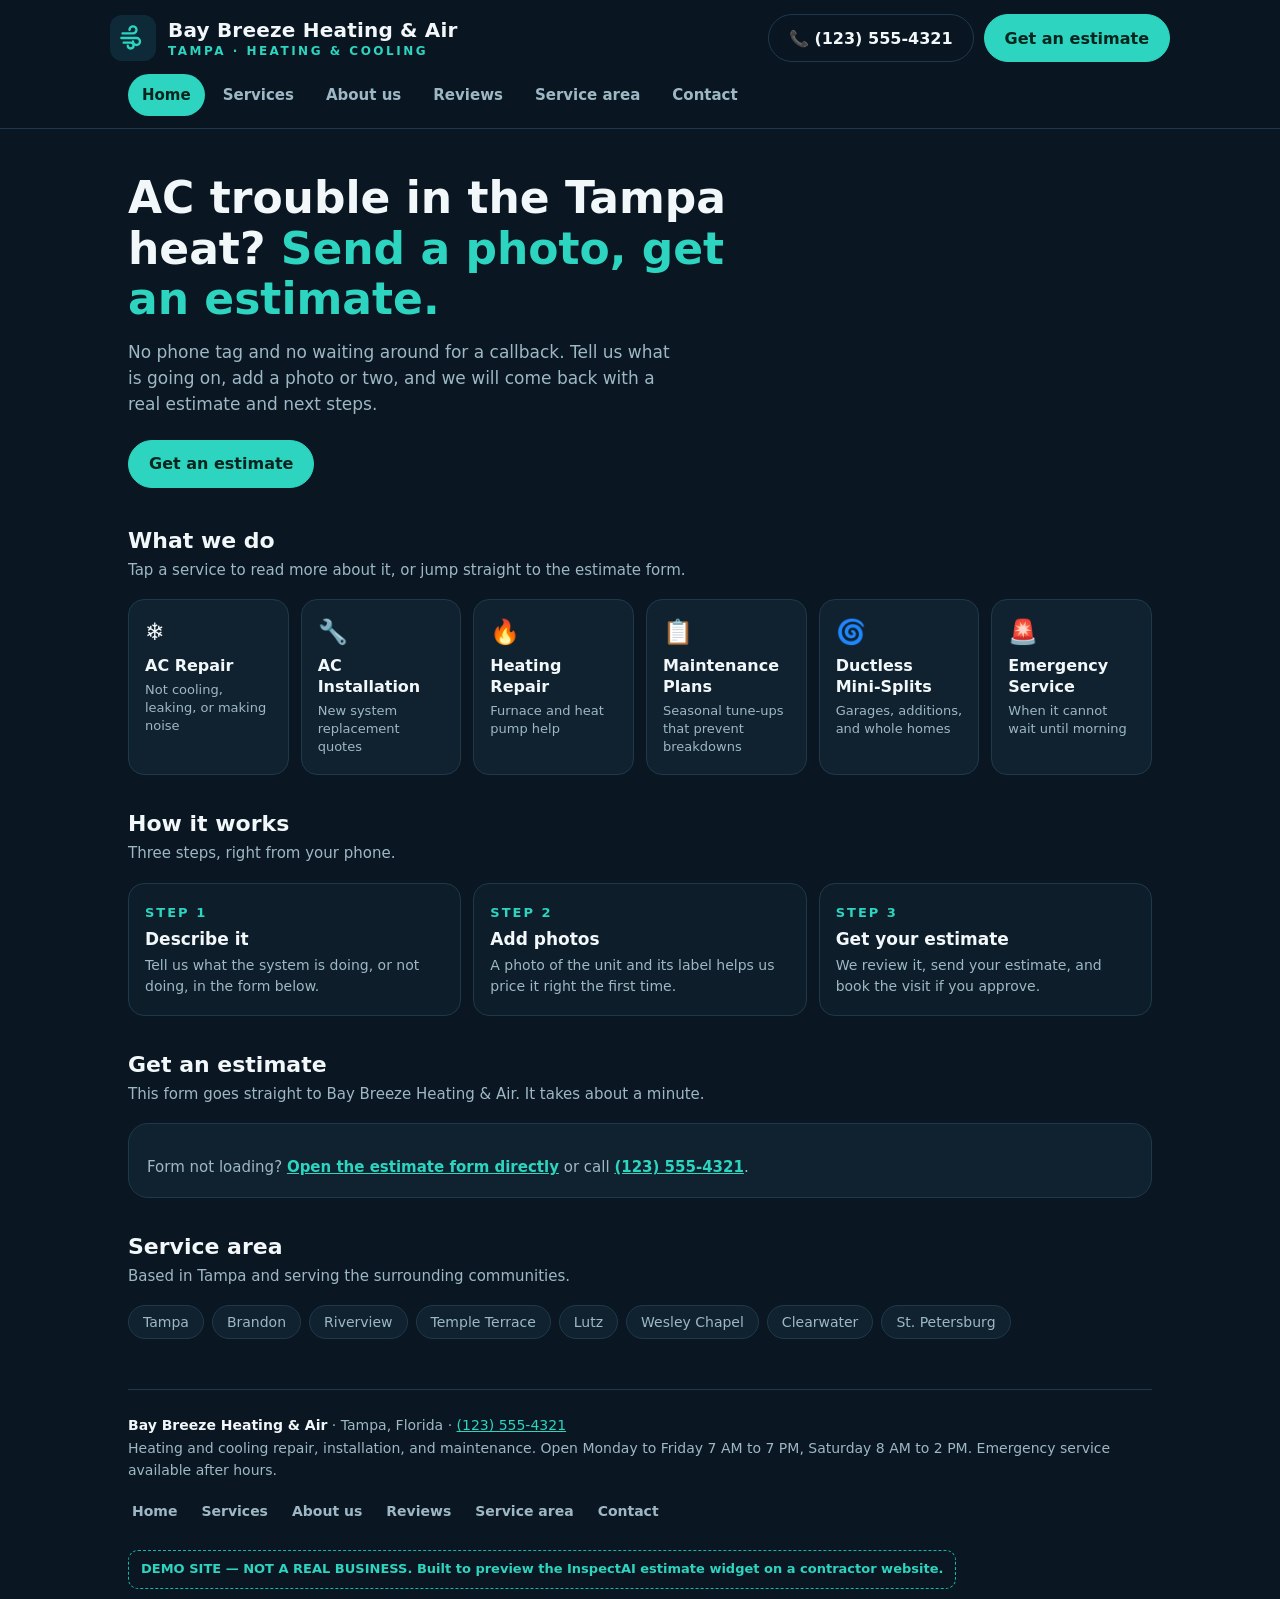
<file: index.html>
<!DOCTYPE html>
<html lang="en">
<head>
<meta charset="UTF-8">
<meta name="viewport" content="width=device-width, initial-scale=1.0">
<meta name="robots" content="noindex, nofollow">
<title>Bay Breeze Heating &amp; Air — Tampa Heating &amp; Cooling</title>
<link rel="icon" type="image/svg+xml" href="favicon.svg">
<link rel="stylesheet" href="styles.css">
</head>
<body>

<header class="site">
  <div class="wrap site-inner">
    <a class="brand" href="index.html">
      <div class="brand-mark" aria-hidden="true">
        <svg width="28" height="28" viewBox="0 0 24 24" fill="none" stroke="#2dd4bf" stroke-width="2" stroke-linecap="round"><path d="M3 8h9a3 3 0 1 0-3-3"/><path d="M2 12h13a3 3 0 1 1-3 3"/><path d="M4 16h6a2.5 2.5 0 1 1-2.5 2.5"/></svg>
      </div>
      <div>
        <h1>Bay Breeze Heating &amp; Air</h1>
        <p>TAMPA &middot; HEATING &amp; COOLING</p>
      </div>
    </a>
    <div class="actions">
      <a class="btn btn-call" href="tel:+11235554321">&#128222; (123) 555-4321</a>
      <a class="btn btn-est" href="#estimate">Get an estimate</a>
    </div>
  </div>
  <div class="wrap">
    <nav class="mainnav" aria-label="Main">
      <a href="index.html" aria-current="page">Home</a>
      <a href="services.html">Services</a>
      <a href="about.html">About us</a>
      <a href="reviews.html">Reviews</a>
      <a href="service-area.html">Service area</a>
      <a href="contact.html">Contact</a>
    </nav>
  </div>
</header>

<main class="wrap">

  <div class="hero">
    <h2>AC trouble in the Tampa heat? <span>Send a photo, get an estimate.</span></h2>
    <p>No phone tag and no waiting around for a callback. Tell us what is going on, add a photo or two, and we will come back with a real estimate and next steps.</p>
    <a class="btn btn-est" href="#estimate">Get an estimate</a>
  </div>

  <section aria-labelledby="services-title">
    <h3 class="sec-title" id="services-title">What we do</h3>
    <p class="sec-sub">Tap a service to read more about it, or jump straight to the estimate form.</p>
    <div class="grid">
      <a class="card" href="services.html#ac-repair"><span class="ic">&#10052;&#65038;</span><strong>AC Repair</strong><small>Not cooling, leaking, or making noise</small></a>
      <a class="card" href="services.html#ac-installation"><span class="ic">&#128295;</span><strong>AC Installation</strong><small>New system replacement quotes</small></a>
      <a class="card" href="services.html#heating"><span class="ic">&#128293;</span><strong>Heating Repair</strong><small>Furnace and heat pump help</small></a>
      <a class="card" href="services.html#maintenance"><span class="ic">&#128203;</span><strong>Maintenance Plans</strong><small>Seasonal tune-ups that prevent breakdowns</small></a>
      <a class="card" href="services.html#mini-splits"><span class="ic">&#127744;</span><strong>Ductless Mini-Splits</strong><small>Garages, additions, and whole homes</small></a>
      <a class="card" href="services.html#emergency"><span class="ic">&#128680;</span><strong>Emergency Service</strong><small>When it cannot wait until morning</small></a>
    </div>
  </section>

  <section aria-labelledby="how-title">
    <h3 class="sec-title" id="how-title">How it works</h3>
    <p class="sec-sub">Three steps, right from your phone.</p>
    <div class="steps">
      <div class="step"><b>STEP 1</b><strong>Describe it</strong><p>Tell us what the system is doing, or not doing, in the form below.</p></div>
      <div class="step"><b>STEP 2</b><strong>Add photos</strong><p>A photo of the unit and its label helps us price it right the first time.</p></div>
      <div class="step"><b>STEP 3</b><strong>Get your estimate</strong><p>We review it, send your estimate, and book the visit if you approve.</p></div>
    </div>
  </section>

  <section id="estimate" aria-labelledby="estimate-title">
    <h3 class="sec-title" id="estimate-title">Get an estimate</h3>
    <p class="sec-sub">This form goes straight to Bay Breeze Heating &amp; Air. It takes about a minute.</p>
    <div class="estimate-box">
      <script src="https://goinspectai.com/inspectai-widget.js" data-tenant="bay-breeze-heating-air-92e1407" data-variant="blend" async></script>
      <p class="fallback">Form not loading? <a href="https://goinspectai.com/estimate/bay-breeze-heating-air-92e1407">Open the estimate form directly</a> or call <a href="tel:+11235554321">(123) 555-4321</a>.</p>
    </div>
  </section>

  <section aria-labelledby="area-title">
    <h3 class="sec-title" id="area-title">Service area</h3>
    <p class="sec-sub">Based in Tampa and serving the surrounding communities.</p>
    <div class="chips">
      <span class="chip">Tampa</span><span class="chip">Brandon</span><span class="chip">Riverview</span><span class="chip">Temple Terrace</span><span class="chip">Lutz</span><span class="chip">Wesley Chapel</span><span class="chip">Clearwater</span><span class="chip">St. Petersburg</span>
    </div>
  </section>

  <footer>
    <p><strong style="color:var(--text)">Bay Breeze Heating &amp; Air</strong> &middot; Tampa, Florida &middot; <a href="tel:+11235554321" style="color:var(--teal)">(123) 555-4321</a></p>
    <p>Heating and cooling repair, installation, and maintenance. Open Monday to Friday 7 AM to 7 PM, Saturday 8 AM to 2 PM. Emergency service available after hours.</p>
    <nav aria-label="Footer">
      <a href="index.html">Home</a><a href="services.html">Services</a><a href="about.html">About us</a><a href="reviews.html">Reviews</a><a href="service-area.html">Service area</a><a href="contact.html">Contact</a>
    </nav>
    <span class="demo">DEMO SITE — NOT A REAL BUSINESS. Built to preview the InspectAI estimate widget on a contractor website.</span>
  </footer>

</main>

<div class="stickybar">
  <a class="btn btn-call" href="tel:+11235554321">&#128222; Call now</a>
  <a class="btn btn-est" href="#estimate">Get an estimate</a>
</div>

<script src="https://goinspectai.com/scout-embed.js" data-scout-site="bay-breeze-heating-air-92e1407" async></script>

</body>
</html>
</file>
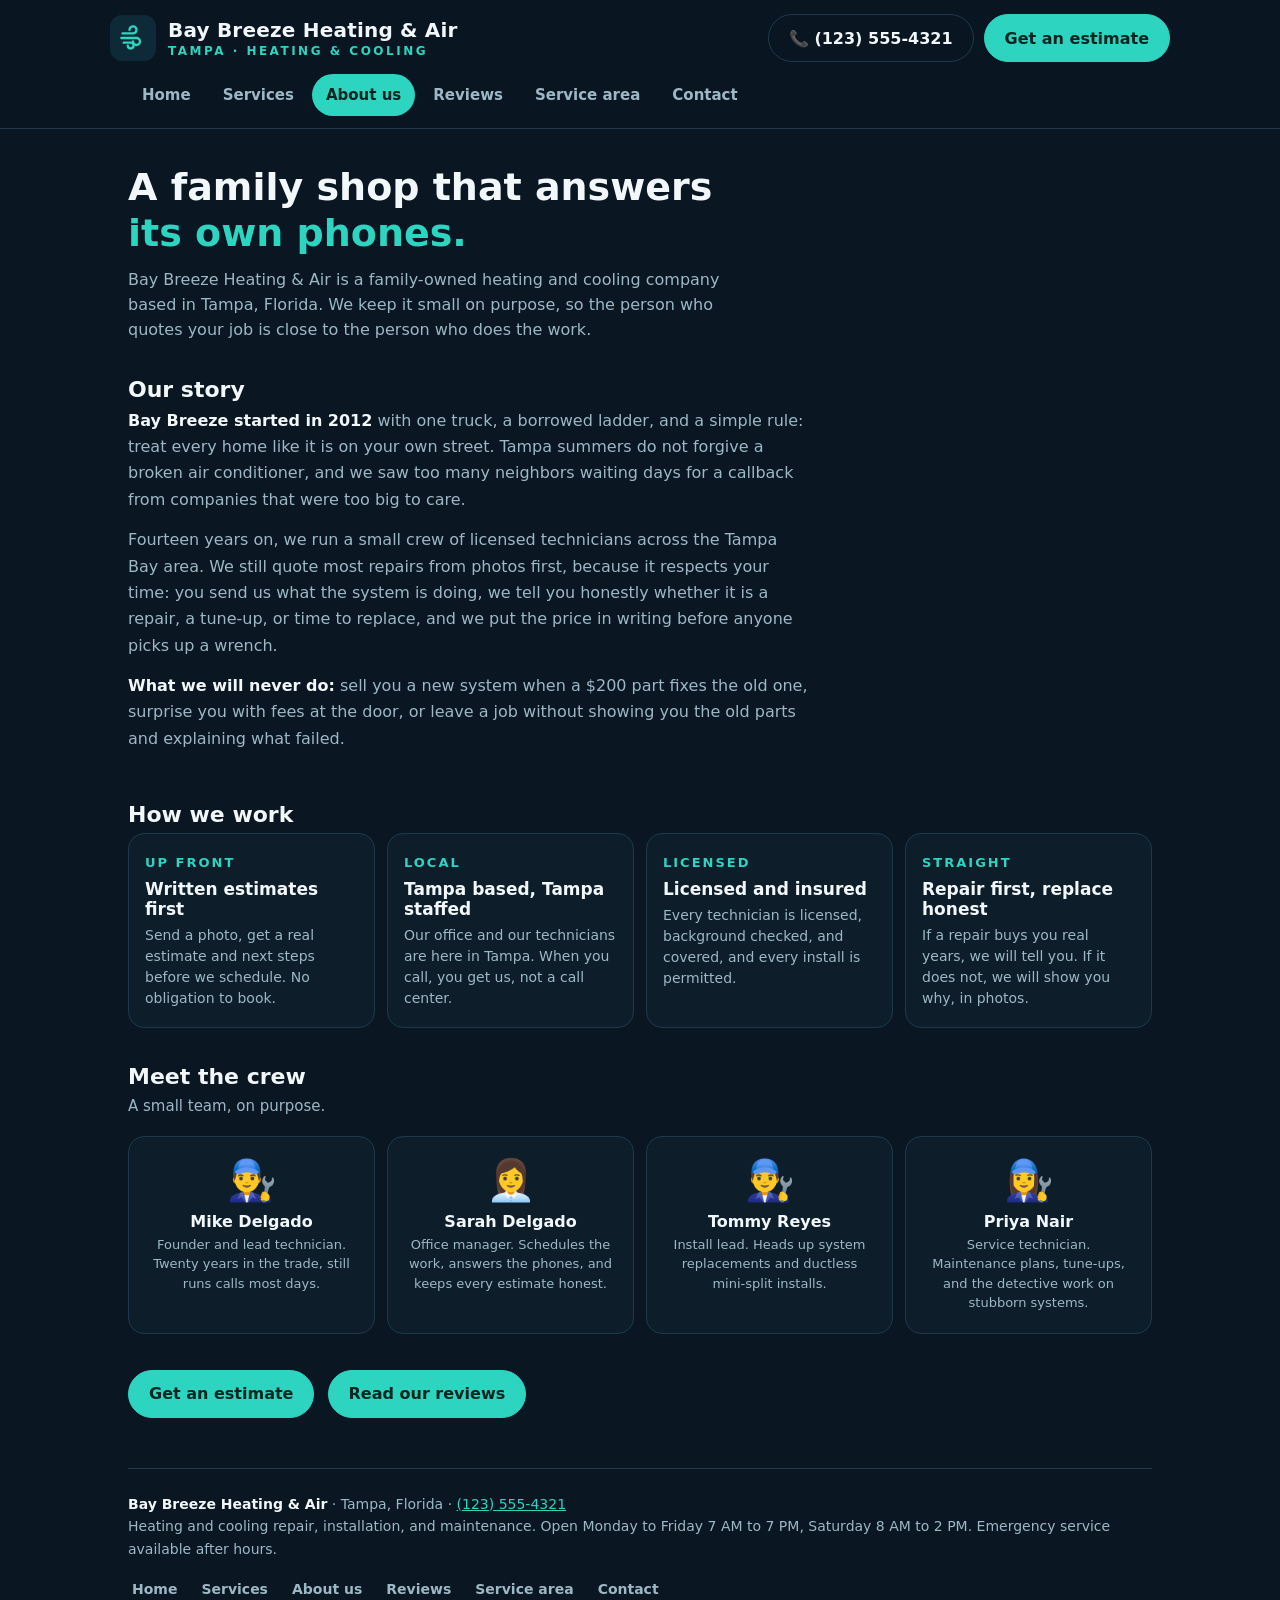
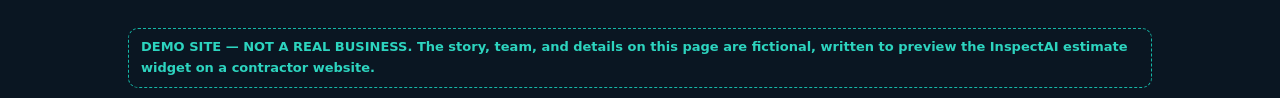
<file: about.html>
<!DOCTYPE html>
<html lang="en">
<head>
<meta charset="UTF-8">
<meta name="viewport" content="width=device-width, initial-scale=1.0">
<meta name="robots" content="noindex, nofollow">
<title>About Us — Bay Breeze Heating &amp; Air</title>
<link rel="icon" type="image/svg+xml" href="favicon.svg">
<link rel="stylesheet" href="styles.css">
</head>
<body>

<header class="site">
  <div class="wrap site-inner">
    <a class="brand" href="index.html">
      <div class="brand-mark" aria-hidden="true">
        <svg width="28" height="28" viewBox="0 0 24 24" fill="none" stroke="#2dd4bf" stroke-width="2" stroke-linecap="round"><path d="M3 8h9a3 3 0 1 0-3-3"/><path d="M2 12h13a3 3 0 1 1-3 3"/><path d="M4 16h6a2.5 2.5 0 1 1-2.5 2.5"/></svg>
      </div>
      <div>
        <h1>Bay Breeze Heating &amp; Air</h1>
        <p>TAMPA &middot; HEATING &amp; COOLING</p>
      </div>
    </a>
    <div class="actions">
      <a class="btn btn-call" href="tel:+11235554321">&#128222; (123) 555-4321</a>
      <a class="btn btn-est" href="index.html#estimate">Get an estimate</a>
    </div>
  </div>
  <div class="wrap">
    <nav class="mainnav" aria-label="Main">
      <a href="index.html">Home</a>
      <a href="services.html">Services</a>
      <a href="about.html" aria-current="page">About us</a>
      <a href="reviews.html">Reviews</a>
      <a href="service-area.html">Service area</a>
      <a href="contact.html">Contact</a>
    </nav>
  </div>
</header>

<main class="wrap">

  <div class="pagehead">
    <h2>A family shop that answers <span>its own phones.</span></h2>
    <p>Bay Breeze Heating &amp; Air is a family-owned heating and cooling company based in Tampa, Florida. We keep it small on purpose, so the person who quotes your job is close to the person who does the work.</p>
  </div>

  <section aria-labelledby="story-title">
    <h3 class="sec-title" id="story-title">Our story</h3>
    <div class="prose">
      <p><strong>Bay Breeze started in 2012</strong> with one truck, a borrowed ladder, and a simple rule: treat every home like it is on your own street. Tampa summers do not forgive a broken air conditioner, and we saw too many neighbors waiting days for a callback from companies that were too big to care.</p>
      <p>Fourteen years on, we run a small crew of licensed technicians across the Tampa Bay area. We still quote most repairs from photos first, because it respects your time: you send us what the system is doing, we tell you honestly whether it is a repair, a tune-up, or time to replace, and we put the price in writing before anyone picks up a wrench.</p>
      <p><strong>What we will never do:</strong> sell you a new system when a $200 part fixes the old one, surprise you with fees at the door, or leave a job without showing you the old parts and explaining what failed.</p>
    </div>
  </section>

  <section aria-labelledby="how-title">
    <h3 class="sec-title" id="how-title">How we work</h3>
    <div class="facts">
      <div class="fact"><b>UP FRONT</b><strong>Written estimates first</strong><p>Send a photo, get a real estimate and next steps before we schedule. No obligation to book.</p></div>
      <div class="fact"><b>LOCAL</b><strong>Tampa based, Tampa staffed</strong><p>Our office and our technicians are here in Tampa. When you call, you get us, not a call center.</p></div>
      <div class="fact"><b>LICENSED</b><strong>Licensed and insured</strong><p>Every technician is licensed, background checked, and covered, and every install is permitted.</p></div>
      <div class="fact"><b>STRAIGHT</b><strong>Repair first, replace honest</strong><p>If a repair buys you real years, we will tell you. If it does not, we will show you why, in photos.</p></div>
    </div>
  </section>

  <section aria-labelledby="team-title">
    <h3 class="sec-title" id="team-title">Meet the crew</h3>
    <p class="sec-sub">A small team, on purpose.</p>
    <div class="team">
      <div class="member"><span class="face">&#128104;&#8205;&#128295;</span><strong>Mike Delgado</strong><small>Founder and lead technician. Twenty years in the trade, still runs calls most days.</small></div>
      <div class="member"><span class="face">&#128105;&#8205;&#128188;</span><strong>Sarah Delgado</strong><small>Office manager. Schedules the work, answers the phones, and keeps every estimate honest.</small></div>
      <div class="member"><span class="face">&#128104;&#8205;&#128295;</span><strong>Tommy Reyes</strong><small>Install lead. Heads up system replacements and ductless mini-split installs.</small></div>
      <div class="member"><span class="face">&#128105;&#8205;&#128295;</span><strong>Priya Nair</strong><small>Service technician. Maintenance plans, tune-ups, and the detective work on stubborn systems.</small></div>
    </div>
  </section>

  <section>
    <a class="btn btn-est" href="index.html#estimate">Get an estimate</a>
    <a class="btn btn-est" href="reviews.html" style="margin-left:8px;">Read our reviews</a>
  </section>

  <footer>
    <p><strong style="color:var(--text)">Bay Breeze Heating &amp; Air</strong> &middot; Tampa, Florida &middot; <a href="tel:+11235554321" style="color:var(--teal)">(123) 555-4321</a></p>
    <p>Heating and cooling repair, installation, and maintenance. Open Monday to Friday 7 AM to 7 PM, Saturday 8 AM to 2 PM. Emergency service available after hours.</p>
    <nav aria-label="Footer">
      <a href="index.html">Home</a><a href="services.html">Services</a><a href="about.html">About us</a><a href="reviews.html">Reviews</a><a href="service-area.html">Service area</a><a href="contact.html">Contact</a>
    </nav>
    <span class="demo">DEMO SITE — NOT A REAL BUSINESS. The story, team, and details on this page are fictional, written to preview the InspectAI estimate widget on a contractor website.</span>
  </footer>

</main>

<div class="stickybar">
  <a class="btn btn-call" href="tel:+11235554321">&#128222; Call now</a>
  <a class="btn btn-est" href="index.html#estimate">Get an estimate</a>
</div>

<script src="https://goinspectai.com/scout-embed.js" data-scout-site="bay-breeze-heating-air-92e1407" async></script>

</body>
</html>
</file>
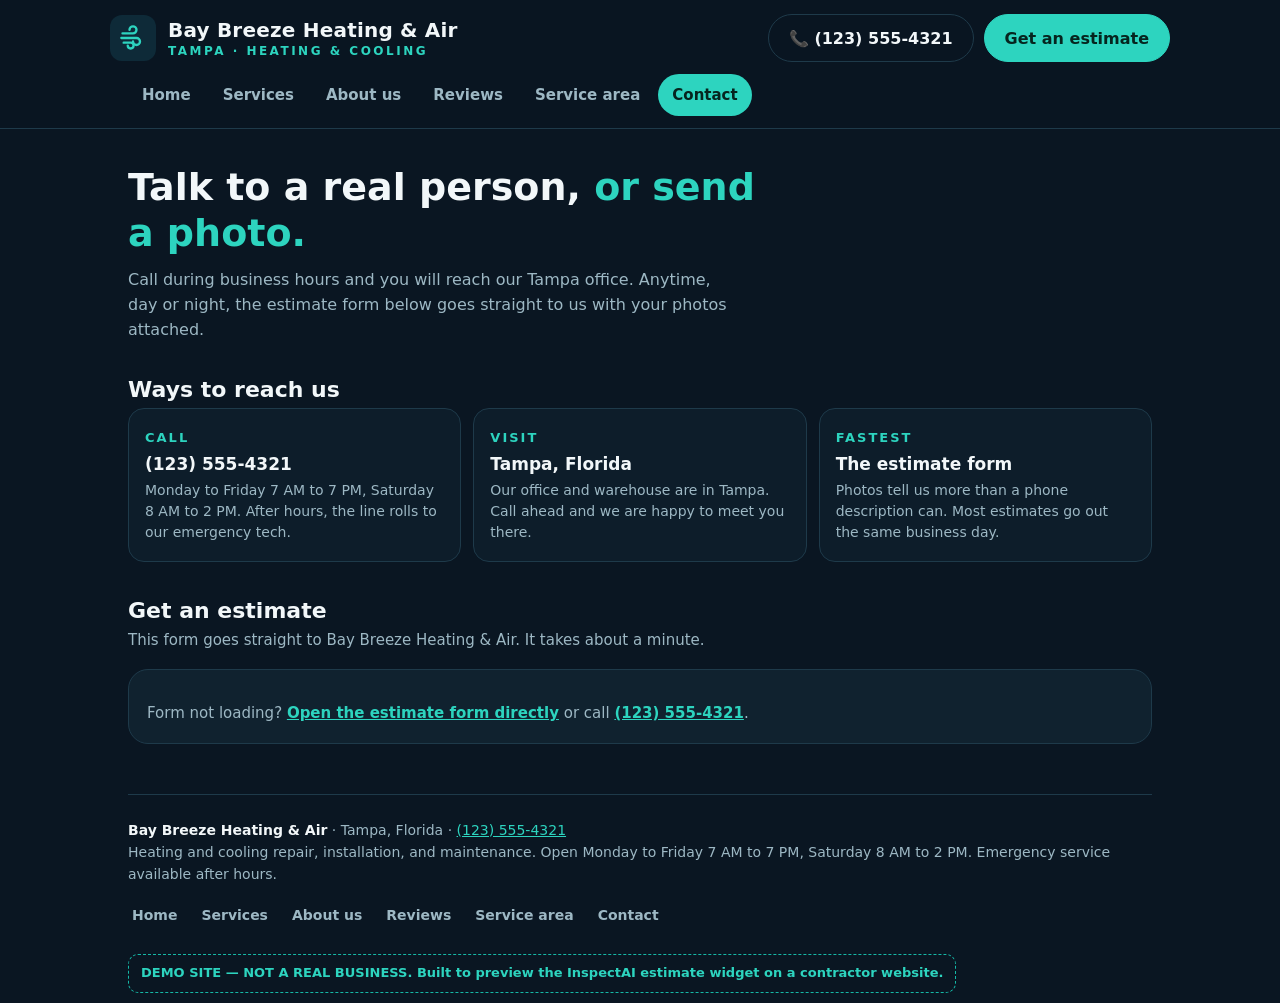
<file: contact.html>
<!DOCTYPE html>
<html lang="en">
<head>
<meta charset="UTF-8">
<meta name="viewport" content="width=device-width, initial-scale=1.0">
<meta name="robots" content="noindex, nofollow">
<title>Contact — Bay Breeze Heating &amp; Air</title>
<link rel="icon" type="image/svg+xml" href="favicon.svg">
<link rel="stylesheet" href="styles.css">
</head>
<body>

<header class="site">
  <div class="wrap site-inner">
    <a class="brand" href="index.html">
      <div class="brand-mark" aria-hidden="true">
        <svg width="28" height="28" viewBox="0 0 24 24" fill="none" stroke="#2dd4bf" stroke-width="2" stroke-linecap="round"><path d="M3 8h9a3 3 0 1 0-3-3"/><path d="M2 12h13a3 3 0 1 1-3 3"/><path d="M4 16h6a2.5 2.5 0 1 1-2.5 2.5"/></svg>
      </div>
      <div>
        <h1>Bay Breeze Heating &amp; Air</h1>
        <p>TAMPA &middot; HEATING &amp; COOLING</p>
      </div>
    </a>
    <div class="actions">
      <a class="btn btn-call" href="tel:+11235554321">&#128222; (123) 555-4321</a>
      <a class="btn btn-est" href="#estimate">Get an estimate</a>
    </div>
  </div>
  <div class="wrap">
    <nav class="mainnav" aria-label="Main">
      <a href="index.html">Home</a>
      <a href="services.html">Services</a>
      <a href="about.html">About us</a>
      <a href="reviews.html">Reviews</a>
      <a href="service-area.html">Service area</a>
      <a href="contact.html" aria-current="page">Contact</a>
    </nav>
  </div>
</header>

<main class="wrap">

  <div class="pagehead">
    <h2>Talk to a real person, <span>or send a photo.</span></h2>
    <p>Call during business hours and you will reach our Tampa office. Anytime, day or night, the estimate form below goes straight to us with your photos attached.</p>
  </div>

  <section aria-labelledby="reach-title">
    <h3 class="sec-title" id="reach-title">Ways to reach us</h3>
    <div class="facts">
      <div class="fact"><b>CALL</b><strong>(123) 555-4321</strong><p>Monday to Friday 7 AM to 7 PM, Saturday 8 AM to 2 PM. After hours, the line rolls to our emergency tech.</p></div>
      <div class="fact"><b>VISIT</b><strong>Tampa, Florida</strong><p>Our office and warehouse are in Tampa. Call ahead and we are happy to meet you there.</p></div>
      <div class="fact"><b>FASTEST</b><strong>The estimate form</strong><p>Photos tell us more than a phone description can. Most estimates go out the same business day.</p></div>
    </div>
  </section>

  <section id="estimate" aria-labelledby="estimate-title">
    <h3 class="sec-title" id="estimate-title">Get an estimate</h3>
    <p class="sec-sub">This form goes straight to Bay Breeze Heating &amp; Air. It takes about a minute.</p>
    <div class="estimate-box">
      <script src="https://goinspectai.com/inspectai-widget.js" data-tenant="bay-breeze-heating-air-92e1407" data-variant="blend" async></script>
      <p class="fallback">Form not loading? <a href="https://goinspectai.com/estimate/bay-breeze-heating-air-92e1407">Open the estimate form directly</a> or call <a href="tel:+11235554321">(123) 555-4321</a>.</p>
    </div>
  </section>

  <footer>
    <p><strong style="color:var(--text)">Bay Breeze Heating &amp; Air</strong> &middot; Tampa, Florida &middot; <a href="tel:+11235554321" style="color:var(--teal)">(123) 555-4321</a></p>
    <p>Heating and cooling repair, installation, and maintenance. Open Monday to Friday 7 AM to 7 PM, Saturday 8 AM to 2 PM. Emergency service available after hours.</p>
    <nav aria-label="Footer">
      <a href="index.html">Home</a><a href="services.html">Services</a><a href="about.html">About us</a><a href="reviews.html">Reviews</a><a href="service-area.html">Service area</a><a href="contact.html">Contact</a>
    </nav>
    <span class="demo">DEMO SITE — NOT A REAL BUSINESS. Built to preview the InspectAI estimate widget on a contractor website.</span>
  </footer>

</main>

<div class="stickybar">
  <a class="btn btn-call" href="tel:+11235554321">&#128222; Call now</a>
  <a class="btn btn-est" href="#estimate">Get an estimate</a>
</div>

<script src="https://goinspectai.com/scout-embed.js" data-scout-site="bay-breeze-heating-air-92e1407" async></script>

</body>
</html>
</file>
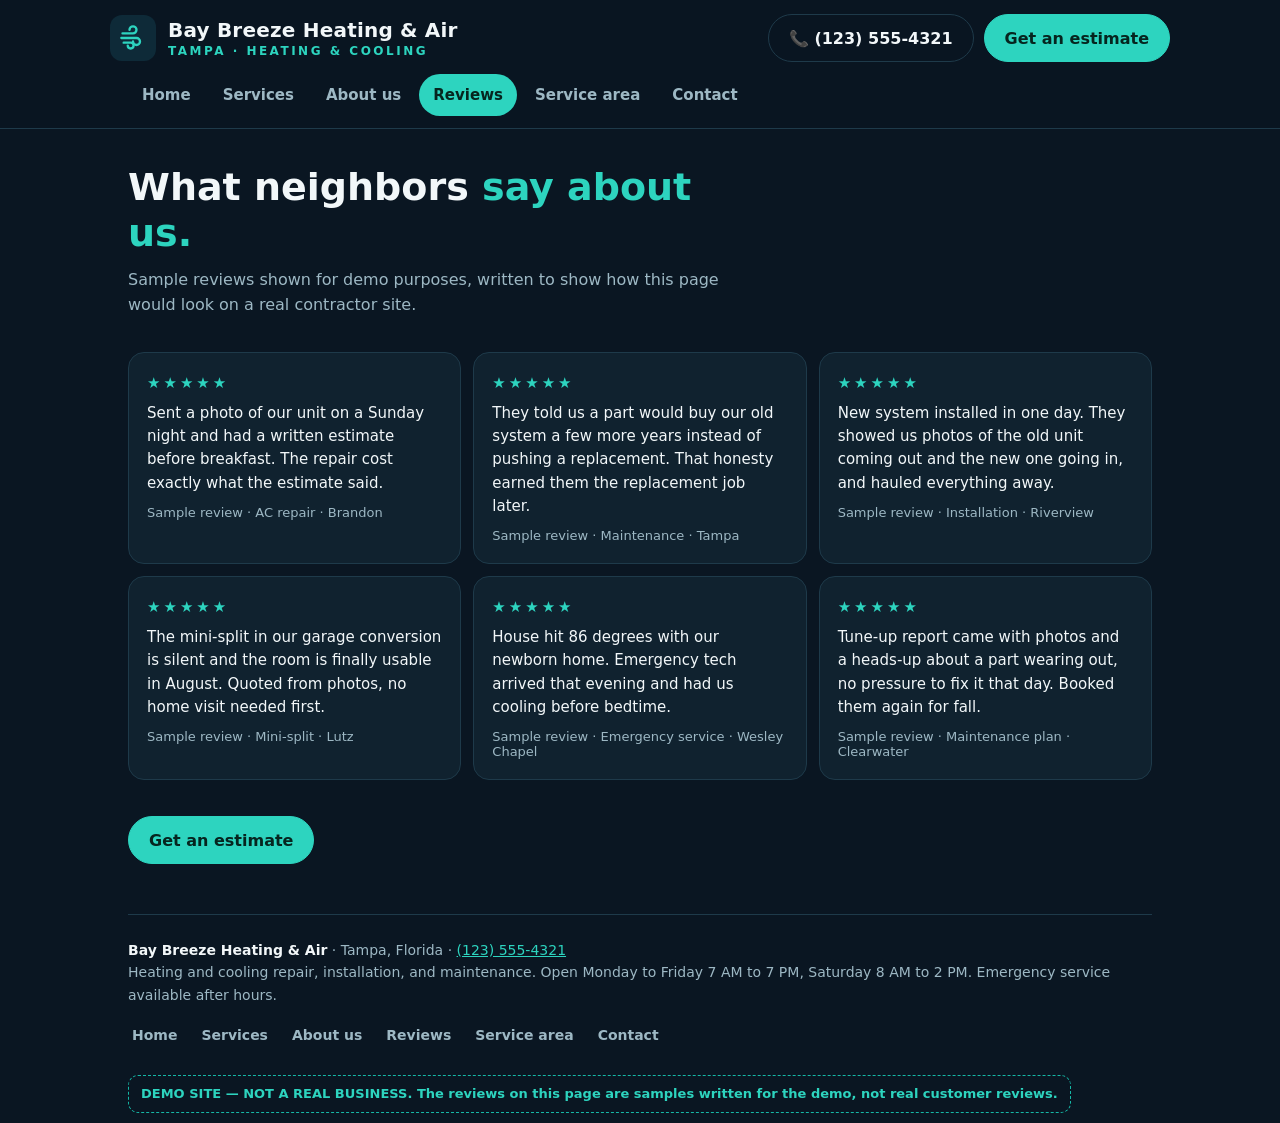
<file: reviews.html>
<!DOCTYPE html>
<html lang="en">
<head>
<meta charset="UTF-8">
<meta name="viewport" content="width=device-width, initial-scale=1.0">
<meta name="robots" content="noindex, nofollow">
<title>Reviews — Bay Breeze Heating &amp; Air</title>
<link rel="icon" type="image/svg+xml" href="favicon.svg">
<link rel="stylesheet" href="styles.css">
</head>
<body>

<header class="site">
  <div class="wrap site-inner">
    <a class="brand" href="index.html">
      <div class="brand-mark" aria-hidden="true">
        <svg width="28" height="28" viewBox="0 0 24 24" fill="none" stroke="#2dd4bf" stroke-width="2" stroke-linecap="round"><path d="M3 8h9a3 3 0 1 0-3-3"/><path d="M2 12h13a3 3 0 1 1-3 3"/><path d="M4 16h6a2.5 2.5 0 1 1-2.5 2.5"/></svg>
      </div>
      <div>
        <h1>Bay Breeze Heating &amp; Air</h1>
        <p>TAMPA &middot; HEATING &amp; COOLING</p>
      </div>
    </a>
    <div class="actions">
      <a class="btn btn-call" href="tel:+11235554321">&#128222; (123) 555-4321</a>
      <a class="btn btn-est" href="index.html#estimate">Get an estimate</a>
    </div>
  </div>
  <div class="wrap">
    <nav class="mainnav" aria-label="Main">
      <a href="index.html">Home</a>
      <a href="services.html">Services</a>
      <a href="about.html">About us</a>
      <a href="reviews.html" aria-current="page">Reviews</a>
      <a href="service-area.html">Service area</a>
      <a href="contact.html">Contact</a>
    </nav>
  </div>
</header>

<main class="wrap">

  <div class="pagehead">
    <h2>What neighbors <span>say about us.</span></h2>
    <p>Sample reviews shown for demo purposes, written to show how this page would look on a real contractor site.</p>
  </div>

  <section>
    <div class="reviews">
      <div class="review"><span class="stars">&#9733;&#9733;&#9733;&#9733;&#9733;</span><p>Sent a photo of our unit on a Sunday night and had a written estimate before breakfast. The repair cost exactly what the estimate said.</p><small>Sample review &middot; AC repair &middot; Brandon</small></div>
      <div class="review"><span class="stars">&#9733;&#9733;&#9733;&#9733;&#9733;</span><p>They told us a part would buy our old system a few more years instead of pushing a replacement. That honesty earned them the replacement job later.</p><small>Sample review &middot; Maintenance &middot; Tampa</small></div>
      <div class="review"><span class="stars">&#9733;&#9733;&#9733;&#9733;&#9733;</span><p>New system installed in one day. They showed us photos of the old unit coming out and the new one going in, and hauled everything away.</p><small>Sample review &middot; Installation &middot; Riverview</small></div>
      <div class="review"><span class="stars">&#9733;&#9733;&#9733;&#9733;&#9733;</span><p>The mini-split in our garage conversion is silent and the room is finally usable in August. Quoted from photos, no home visit needed first.</p><small>Sample review &middot; Mini-split &middot; Lutz</small></div>
      <div class="review"><span class="stars">&#9733;&#9733;&#9733;&#9733;&#9733;</span><p>House hit 86 degrees with our newborn home. Emergency tech arrived that evening and had us cooling before bedtime.</p><small>Sample review &middot; Emergency service &middot; Wesley Chapel</small></div>
      <div class="review"><span class="stars">&#9733;&#9733;&#9733;&#9733;&#9733;</span><p>Tune-up report came with photos and a heads-up about a part wearing out, no pressure to fix it that day. Booked them again for fall.</p><small>Sample review &middot; Maintenance plan &middot; Clearwater</small></div>
    </div>
  </section>

  <section>
    <a class="btn btn-est" href="index.html#estimate">Get an estimate</a>
  </section>

  <footer>
    <p><strong style="color:var(--text)">Bay Breeze Heating &amp; Air</strong> &middot; Tampa, Florida &middot; <a href="tel:+11235554321" style="color:var(--teal)">(123) 555-4321</a></p>
    <p>Heating and cooling repair, installation, and maintenance. Open Monday to Friday 7 AM to 7 PM, Saturday 8 AM to 2 PM. Emergency service available after hours.</p>
    <nav aria-label="Footer">
      <a href="index.html">Home</a><a href="services.html">Services</a><a href="about.html">About us</a><a href="reviews.html">Reviews</a><a href="service-area.html">Service area</a><a href="contact.html">Contact</a>
    </nav>
    <span class="demo">DEMO SITE — NOT A REAL BUSINESS. The reviews on this page are samples written for the demo, not real customer reviews.</span>
  </footer>

</main>

<div class="stickybar">
  <a class="btn btn-call" href="tel:+11235554321">&#128222; Call now</a>
  <a class="btn btn-est" href="index.html#estimate">Get an estimate</a>
</div>

<script src="https://goinspectai.com/scout-embed.js" data-scout-site="bay-breeze-heating-air-92e1407" async></script>

</body>
</html>
</file>
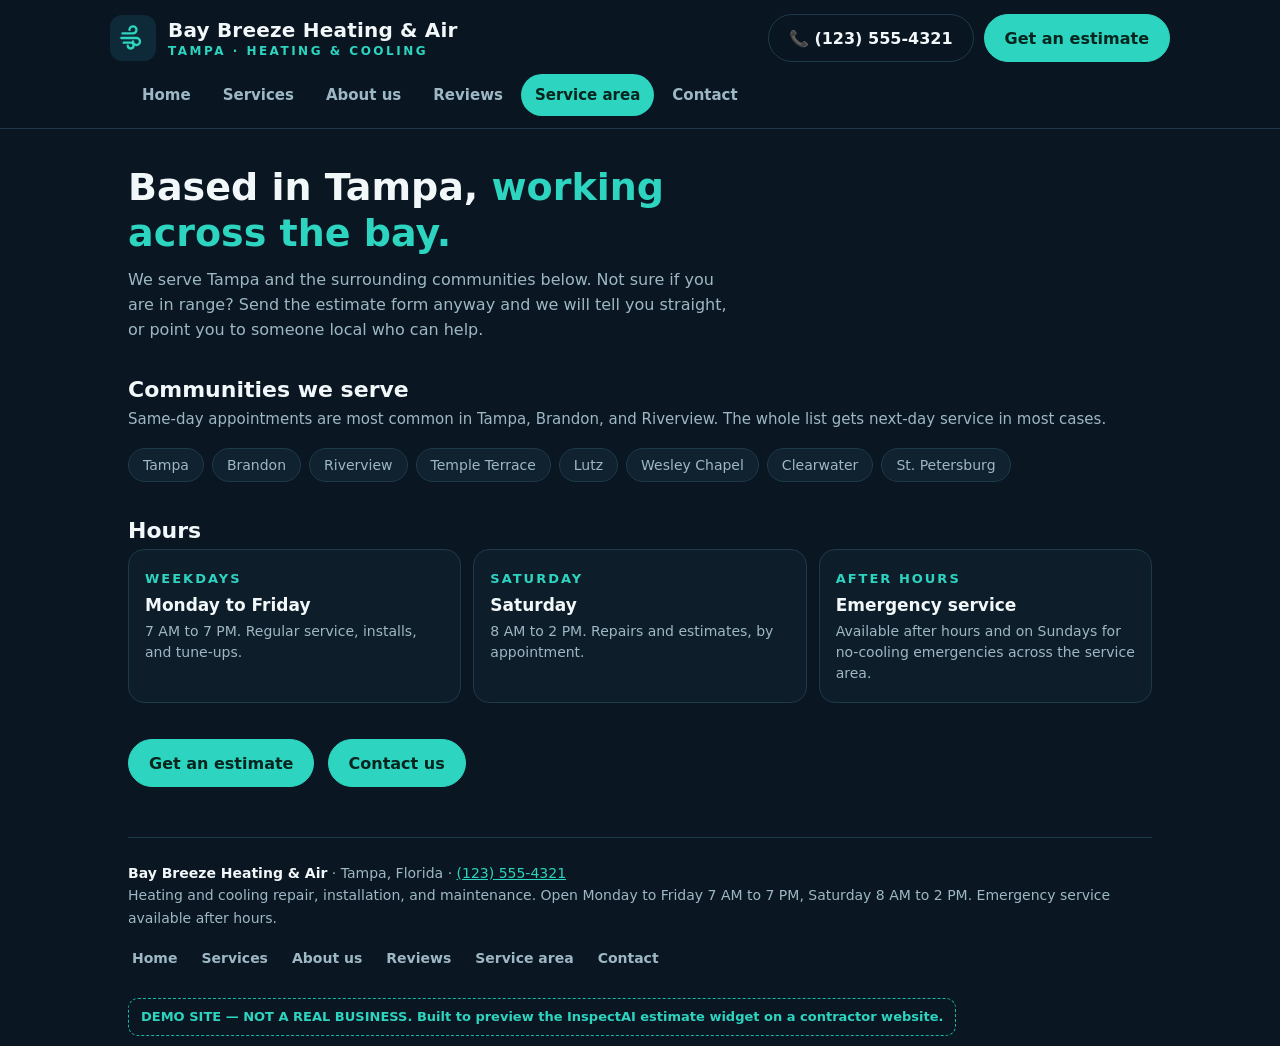
<file: service-area.html>
<!DOCTYPE html>
<html lang="en">
<head>
<meta charset="UTF-8">
<meta name="viewport" content="width=device-width, initial-scale=1.0">
<meta name="robots" content="noindex, nofollow">
<title>Service Area — Bay Breeze Heating &amp; Air</title>
<link rel="icon" type="image/svg+xml" href="favicon.svg">
<link rel="stylesheet" href="styles.css">
</head>
<body>

<header class="site">
  <div class="wrap site-inner">
    <a class="brand" href="index.html">
      <div class="brand-mark" aria-hidden="true">
        <svg width="28" height="28" viewBox="0 0 24 24" fill="none" stroke="#2dd4bf" stroke-width="2" stroke-linecap="round"><path d="M3 8h9a3 3 0 1 0-3-3"/><path d="M2 12h13a3 3 0 1 1-3 3"/><path d="M4 16h6a2.5 2.5 0 1 1-2.5 2.5"/></svg>
      </div>
      <div>
        <h1>Bay Breeze Heating &amp; Air</h1>
        <p>TAMPA &middot; HEATING &amp; COOLING</p>
      </div>
    </a>
    <div class="actions">
      <a class="btn btn-call" href="tel:+11235554321">&#128222; (123) 555-4321</a>
      <a class="btn btn-est" href="index.html#estimate">Get an estimate</a>
    </div>
  </div>
  <div class="wrap">
    <nav class="mainnav" aria-label="Main">
      <a href="index.html">Home</a>
      <a href="services.html">Services</a>
      <a href="about.html">About us</a>
      <a href="reviews.html">Reviews</a>
      <a href="service-area.html" aria-current="page">Service area</a>
      <a href="contact.html">Contact</a>
    </nav>
  </div>
</header>

<main class="wrap">

  <div class="pagehead">
    <h2>Based in Tampa, <span>working across the bay.</span></h2>
    <p>We serve Tampa and the surrounding communities below. Not sure if you are in range? Send the estimate form anyway and we will tell you straight, or point you to someone local who can help.</p>
  </div>

  <section aria-labelledby="cities-title">
    <h3 class="sec-title" id="cities-title">Communities we serve</h3>
    <p class="sec-sub">Same-day appointments are most common in Tampa, Brandon, and Riverview. The whole list gets next-day service in most cases.</p>
    <div class="chips">
      <span class="chip">Tampa</span><span class="chip">Brandon</span><span class="chip">Riverview</span><span class="chip">Temple Terrace</span><span class="chip">Lutz</span><span class="chip">Wesley Chapel</span><span class="chip">Clearwater</span><span class="chip">St. Petersburg</span>
    </div>
  </section>

  <section aria-labelledby="hours-title">
    <h3 class="sec-title" id="hours-title">Hours</h3>
    <div class="facts">
      <div class="fact"><b>WEEKDAYS</b><strong>Monday to Friday</strong><p>7 AM to 7 PM. Regular service, installs, and tune-ups.</p></div>
      <div class="fact"><b>SATURDAY</b><strong>Saturday</strong><p>8 AM to 2 PM. Repairs and estimates, by appointment.</p></div>
      <div class="fact"><b>AFTER HOURS</b><strong>Emergency service</strong><p>Available after hours and on Sundays for no-cooling emergencies across the service area.</p></div>
    </div>
  </section>

  <section>
    <a class="btn btn-est" href="index.html#estimate">Get an estimate</a>
    <a class="btn btn-est" href="contact.html" style="margin-left:8px;">Contact us</a>
  </section>

  <footer>
    <p><strong style="color:var(--text)">Bay Breeze Heating &amp; Air</strong> &middot; Tampa, Florida &middot; <a href="tel:+11235554321" style="color:var(--teal)">(123) 555-4321</a></p>
    <p>Heating and cooling repair, installation, and maintenance. Open Monday to Friday 7 AM to 7 PM, Saturday 8 AM to 2 PM. Emergency service available after hours.</p>
    <nav aria-label="Footer">
      <a href="index.html">Home</a><a href="services.html">Services</a><a href="about.html">About us</a><a href="reviews.html">Reviews</a><a href="service-area.html">Service area</a><a href="contact.html">Contact</a>
    </nav>
    <span class="demo">DEMO SITE — NOT A REAL BUSINESS. Built to preview the InspectAI estimate widget on a contractor website.</span>
  </footer>

</main>

<div class="stickybar">
  <a class="btn btn-call" href="tel:+11235554321">&#128222; Call now</a>
  <a class="btn btn-est" href="index.html#estimate">Get an estimate</a>
</div>

<script src="https://goinspectai.com/scout-embed.js" data-scout-site="bay-breeze-heating-air-92e1407" async></script>

</body>
</html>
</file>
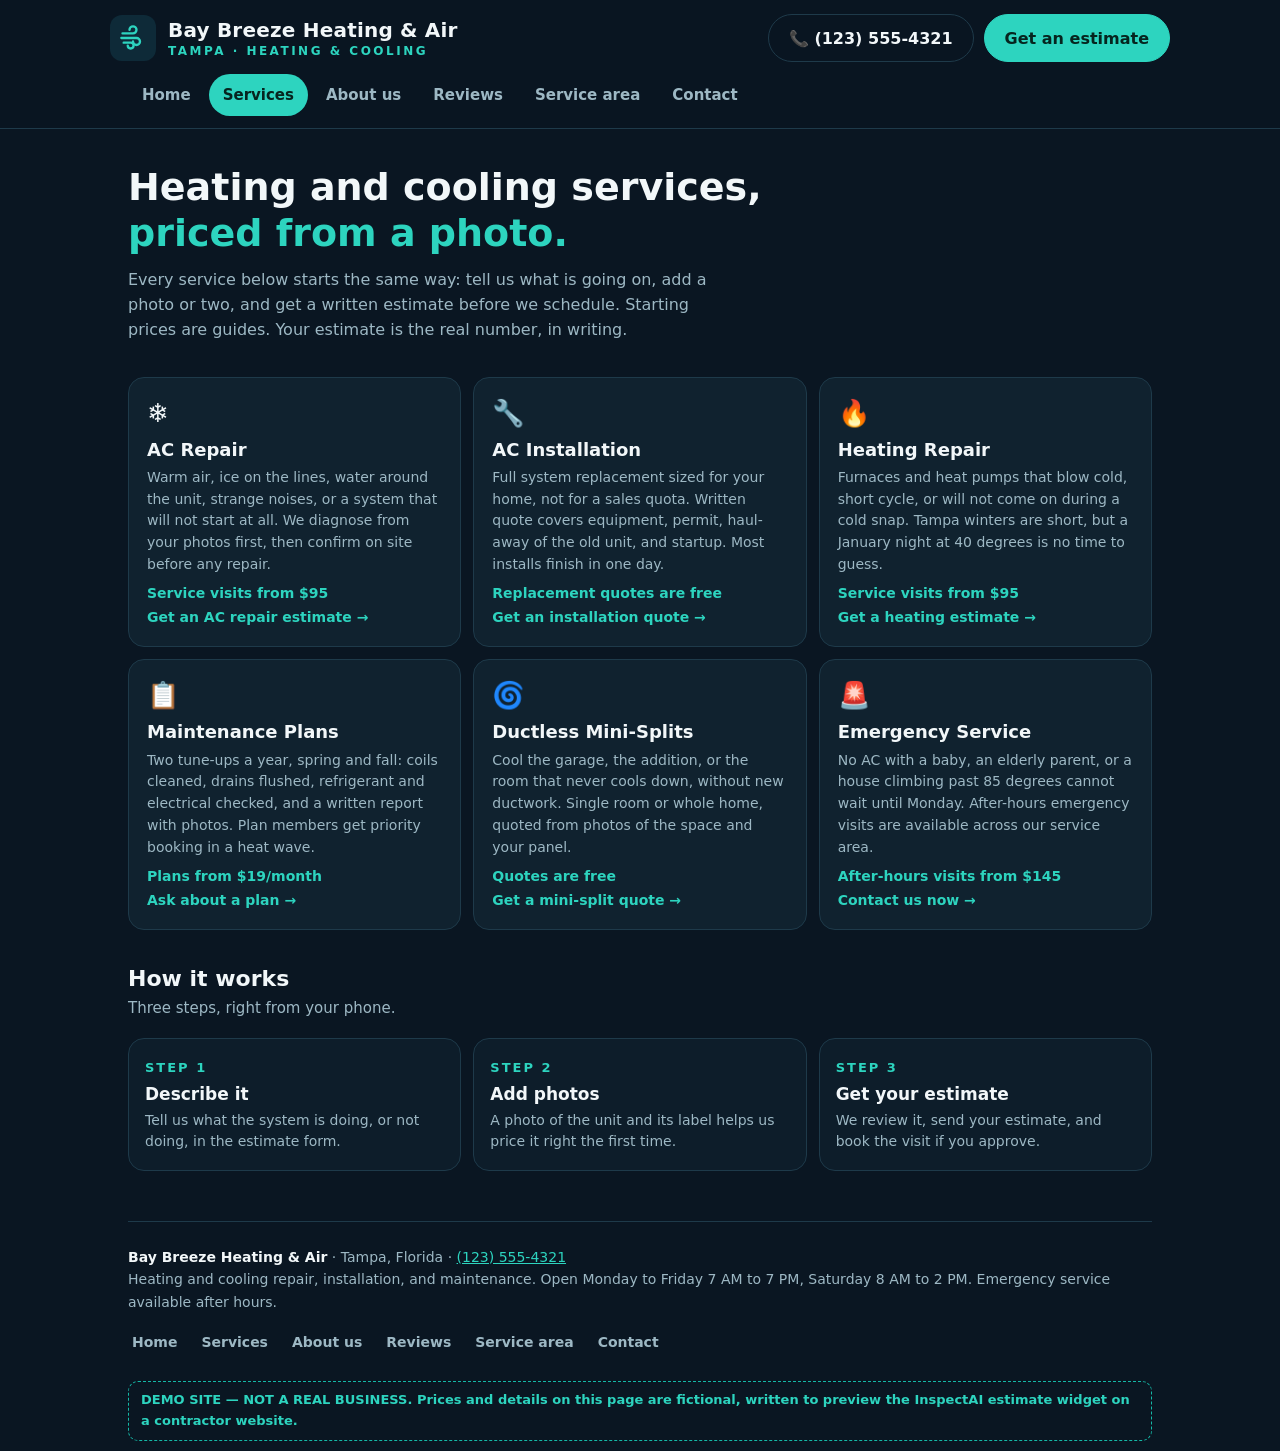
<file: services.html>
<!DOCTYPE html>
<html lang="en">
<head>
<meta charset="UTF-8">
<meta name="viewport" content="width=device-width, initial-scale=1.0">
<meta name="robots" content="noindex, nofollow">
<title>Services — Bay Breeze Heating &amp; Air</title>
<link rel="icon" type="image/svg+xml" href="favicon.svg">
<link rel="stylesheet" href="styles.css">
</head>
<body>

<header class="site">
  <div class="wrap site-inner">
    <a class="brand" href="index.html">
      <div class="brand-mark" aria-hidden="true">
        <svg width="28" height="28" viewBox="0 0 24 24" fill="none" stroke="#2dd4bf" stroke-width="2" stroke-linecap="round"><path d="M3 8h9a3 3 0 1 0-3-3"/><path d="M2 12h13a3 3 0 1 1-3 3"/><path d="M4 16h6a2.5 2.5 0 1 1-2.5 2.5"/></svg>
      </div>
      <div>
        <h1>Bay Breeze Heating &amp; Air</h1>
        <p>TAMPA &middot; HEATING &amp; COOLING</p>
      </div>
    </a>
    <div class="actions">
      <a class="btn btn-call" href="tel:+11235554321">&#128222; (123) 555-4321</a>
      <a class="btn btn-est" href="index.html#estimate">Get an estimate</a>
    </div>
  </div>
  <div class="wrap">
    <nav class="mainnav" aria-label="Main">
      <a href="index.html">Home</a>
      <a href="services.html" aria-current="page">Services</a>
      <a href="about.html">About us</a>
      <a href="reviews.html">Reviews</a>
      <a href="service-area.html">Service area</a>
      <a href="contact.html">Contact</a>
    </nav>
  </div>
</header>

<main class="wrap">

  <div class="pagehead">
    <h2>Heating and cooling services, <span>priced from a photo.</span></h2>
    <p>Every service below starts the same way: tell us what is going on, add a photo or two, and get a written estimate before we schedule. Starting prices are guides. Your estimate is the real number, in writing.</p>
  </div>

  <section>
    <div class="svc">
      <div class="svc-item" id="ac-repair"><span class="ic">&#10052;&#65038;</span><strong>AC Repair</strong><p>Warm air, ice on the lines, water around the unit, strange noises, or a system that will not start at all. We diagnose from your photos first, then confirm on site before any repair.</p><span class="from">Service visits from $95</span><a href="index.html#estimate">Get an AC repair estimate &rarr;</a></div>
      <div class="svc-item" id="ac-installation"><span class="ic">&#128295;</span><strong>AC Installation</strong><p>Full system replacement sized for your home, not for a sales quota. Written quote covers equipment, permit, haul-away of the old unit, and startup. Most installs finish in one day.</p><span class="from">Replacement quotes are free</span><a href="index.html#estimate">Get an installation quote &rarr;</a></div>
      <div class="svc-item" id="heating"><span class="ic">&#128293;</span><strong>Heating Repair</strong><p>Furnaces and heat pumps that blow cold, short cycle, or will not come on during a cold snap. Tampa winters are short, but a January night at 40 degrees is no time to guess.</p><span class="from">Service visits from $95</span><a href="index.html#estimate">Get a heating estimate &rarr;</a></div>
      <div class="svc-item" id="maintenance"><span class="ic">&#128203;</span><strong>Maintenance Plans</strong><p>Two tune-ups a year, spring and fall: coils cleaned, drains flushed, refrigerant and electrical checked, and a written report with photos. Plan members get priority booking in a heat wave.</p><span class="from">Plans from $19/month</span><a href="index.html#estimate">Ask about a plan &rarr;</a></div>
      <div class="svc-item" id="mini-splits"><span class="ic">&#127744;</span><strong>Ductless Mini-Splits</strong><p>Cool the garage, the addition, or the room that never cools down, without new ductwork. Single room or whole home, quoted from photos of the space and your panel.</p><span class="from">Quotes are free</span><a href="index.html#estimate">Get a mini-split quote &rarr;</a></div>
      <div class="svc-item" id="emergency"><span class="ic">&#128680;</span><strong>Emergency Service</strong><p>No AC with a baby, an elderly parent, or a house climbing past 85 degrees cannot wait until Monday. After-hours emergency visits are available across our service area.</p><span class="from">After-hours visits from $145</span><a href="contact.html">Contact us now &rarr;</a></div>
    </div>
  </section>

  <section aria-labelledby="how-title">
    <h3 class="sec-title" id="how-title">How it works</h3>
    <p class="sec-sub">Three steps, right from your phone.</p>
    <div class="steps">
      <div class="step"><b>STEP 1</b><strong>Describe it</strong><p>Tell us what the system is doing, or not doing, in the estimate form.</p></div>
      <div class="step"><b>STEP 2</b><strong>Add photos</strong><p>A photo of the unit and its label helps us price it right the first time.</p></div>
      <div class="step"><b>STEP 3</b><strong>Get your estimate</strong><p>We review it, send your estimate, and book the visit if you approve.</p></div>
    </div>
  </section>

  <footer>
    <p><strong style="color:var(--text)">Bay Breeze Heating &amp; Air</strong> &middot; Tampa, Florida &middot; <a href="tel:+11235554321" style="color:var(--teal)">(123) 555-4321</a></p>
    <p>Heating and cooling repair, installation, and maintenance. Open Monday to Friday 7 AM to 7 PM, Saturday 8 AM to 2 PM. Emergency service available after hours.</p>
    <nav aria-label="Footer">
      <a href="index.html">Home</a><a href="services.html">Services</a><a href="about.html">About us</a><a href="reviews.html">Reviews</a><a href="service-area.html">Service area</a><a href="contact.html">Contact</a>
    </nav>
    <span class="demo">DEMO SITE — NOT A REAL BUSINESS. Prices and details on this page are fictional, written to preview the InspectAI estimate widget on a contractor website.</span>
  </footer>

</main>

<div class="stickybar">
  <a class="btn btn-call" href="tel:+11235554321">&#128222; Call now</a>
  <a class="btn btn-est" href="index.html#estimate">Get an estimate</a>
</div>

<script src="https://goinspectai.com/scout-embed.js" data-scout-site="bay-breeze-heating-air-92e1407" async></script>

</body>
</html>
</file>
<file: styles.css>
:root{
  --bg:#0a1622; --panel:#10222f; --panel2:#0d1d2a; --line:#1e3a4a;
  --teal:#2dd4bf; --teal-dark:#14b8a6; --text:#f2f7f9; --muted:#9db8c4;
}
*{box-sizing:border-box; margin:0; padding:0;}
html{scroll-behavior:smooth; scroll-padding-top:150px;}
:focus-visible{outline:2px solid var(--teal); outline-offset:2px;}
body{background:var(--bg); color:var(--text); font-family:system-ui,-apple-system,"Segoe UI",Roboto,Helvetica,Arial,sans-serif; padding-bottom:86px;}
a{color:inherit;}
.wrap{max-width:1060px; margin:0 auto; padding:0 18px;}

header.site{position:sticky; top:0; z-index:20; background:rgba(10,22,34,.96); border-bottom:1px solid var(--line); backdrop-filter:blur(6px);}
.site-inner{display:flex; flex-wrap:wrap; gap:12px; align-items:center; justify-content:space-between; padding:14px 0 8px;}
.brand{display:flex; align-items:center; gap:12px; min-width:0; text-decoration:none;}
.brand-mark{width:46px; height:46px; border-radius:12px; background:#0e2a38; display:grid; place-items:center; flex:0 0 auto;}
.brand h1{font-size:20px; font-weight:800; letter-spacing:.2px; line-height:1.15;}
.brand p{color:var(--teal); font-size:12px; font-weight:700; letter-spacing:2.5px; margin-top:2px;}
.actions{display:flex; gap:10px; flex-wrap:wrap;}
.btn{display:inline-flex; align-items:center; gap:8px; min-height:48px; padding:12px 20px; border-radius:999px; font-weight:700; font-size:16px; text-decoration:none; border:1px solid var(--line); cursor:pointer;}
.btn-call{background:transparent; color:var(--text);}
.btn-est{background:var(--teal); border-color:var(--teal); color:#06251f;}
.btn-est:active{background:var(--teal-dark);}

nav.mainnav{display:flex; flex-wrap:wrap; gap:4px; padding:4px 0 12px;}
nav.mainnav a{padding:12px 14px; border-radius:999px; text-decoration:none; font-size:15px; font-weight:600; color:var(--muted);}
nav.mainnav a:active, nav.mainnav a:hover{color:var(--text); background:var(--panel);}
nav.mainnav a[aria-current="page"]{color:#06251f; background:var(--teal);}

.hero{padding:44px 0 10px;}
.hero h2{font-size:34px; line-height:1.15; font-weight:850; max-width:640px;}
.hero h2 span{color:var(--teal);}
.hero p{color:var(--muted); font-size:17px; line-height:1.55; margin-top:14px; max-width:560px;}
.hero .btn{margin-top:22px;}

.pagehead{padding:36px 0 4px;}
.pagehead h2{font-size:30px; line-height:1.2; font-weight:850; max-width:640px;}
.pagehead h2 span{color:var(--teal);}
.pagehead p{color:var(--muted); font-size:16px; line-height:1.55; margin-top:12px; max-width:600px;}

section{padding:30px 0 6px;}
.sec-title{font-size:22px; font-weight:800; margin-bottom:6px;}
.sec-sub{color:var(--muted); font-size:15px; margin-bottom:18px; line-height:1.5;}

.grid{display:grid; grid-template-columns:repeat(auto-fit,minmax(150px,1fr)); gap:12px;}
.card{display:block; background:var(--panel); border:1px solid var(--line); border-radius:16px; padding:18px 16px; text-decoration:none; min-height:96px;}
.card:active{border-color:var(--teal);}
.card .ic{font-size:24px; display:block; margin-bottom:10px;}
.card strong{font-size:16px; display:block; line-height:1.3;}
.card small{color:var(--muted); font-size:13px; display:block; margin-top:4px; line-height:1.4;}

.steps{display:grid; grid-template-columns:repeat(auto-fit,minmax(200px,1fr)); gap:12px;}
.step{background:var(--panel2); border:1px solid var(--line); border-radius:16px; padding:18px 16px;}
.step b{color:var(--teal); font-size:13px; letter-spacing:2px;}
.step strong{display:block; font-size:17px; margin:8px 0 6px;}
.step p{color:var(--muted); font-size:14px; line-height:1.5;}

.chips{display:flex; flex-wrap:wrap; gap:8px;}
.chip{border:1px solid var(--line); background:var(--panel); color:var(--muted); border-radius:999px; padding:8px 14px; font-size:14px;}

.prose{color:var(--muted); font-size:16px; line-height:1.65; max-width:680px;}
.prose p{margin-bottom:14px;}
.prose strong{color:var(--text);}

.svc{display:grid; grid-template-columns:repeat(auto-fit,minmax(min(280px,100%),1fr)); gap:12px;}
.svc-item{background:var(--panel); border:1px solid var(--line); border-radius:16px; padding:20px 18px;}
.svc-item .ic{font-size:26px; display:block; margin-bottom:10px;}
.svc-item strong{font-size:18px; display:block; line-height:1.3;}
.svc-item p{color:var(--muted); font-size:14px; line-height:1.55; margin-top:6px;}
.svc-item .from{color:var(--teal); font-weight:700; font-size:14px; margin-top:10px; display:block;}
.svc-item a{color:var(--teal); font-weight:700; font-size:14px; text-decoration:none; display:inline-block; margin-top:8px;}

.reviews{display:grid; grid-template-columns:repeat(auto-fit,minmax(min(280px,100%),1fr)); gap:12px;}
.review{background:var(--panel); border:1px solid var(--line); border-radius:16px; padding:20px 18px;}
.review .stars{color:var(--teal); letter-spacing:3px; font-size:15px;}
.review p{color:var(--text); font-size:15px; line-height:1.55; margin-top:10px;}
.review small{color:var(--muted); font-size:13px; display:block; margin-top:10px;}

.team{display:grid; grid-template-columns:repeat(auto-fit,minmax(200px,1fr)); gap:12px;}
.member{background:var(--panel2); border:1px solid var(--line); border-radius:16px; padding:20px 18px; text-align:center;}
.member .face{font-size:40px; display:block; margin-bottom:8px;}
.member strong{display:block; font-size:16px;}
.member small{color:var(--muted); font-size:13px; line-height:1.5; display:block; margin-top:4px;}

.facts{display:grid; grid-template-columns:repeat(auto-fit,minmax(200px,1fr)); gap:12px;}
.fact{background:var(--panel2); border:1px solid var(--line); border-radius:16px; padding:18px 16px;}
.fact b{color:var(--teal); font-size:13px; letter-spacing:2px;}
.fact strong{display:block; font-size:17px; margin:8px 0 6px;}
.fact p{color:var(--muted); font-size:14px; line-height:1.5;}

.estimate-box{background:var(--panel); border:1px solid var(--line); border-radius:20px; padding:18px;}
.estimate-box iframe{border-radius:16px;}
.fallback{margin-top:14px; color:var(--muted); font-size:15px; line-height:1.5;}
.fallback a{color:var(--teal); font-weight:700;}

footer{margin-top:44px; border-top:1px solid var(--line); padding:24px 0 10px; color:var(--muted); font-size:14px; line-height:1.6;}
footer nav{display:flex; flex-wrap:wrap; gap:6px 16px; margin:10px 0;}
footer nav a{color:var(--muted); text-decoration:none; font-weight:600; padding:8px 4px;}
footer .demo{display:inline-block; margin-top:10px; border:1px dashed var(--teal-dark); color:var(--teal); border-radius:10px; padding:8px 12px; font-size:13px; font-weight:700;}

.stickybar{position:fixed; left:0; right:0; bottom:0; z-index:30; padding-right:118px; background:rgba(10,22,34,.97); border-top:1px solid var(--line); padding:10px 14px calc(10px + env(safe-area-inset-bottom)); display:flex; gap:10px;}
.stickybar a{flex:1; justify-content:center;}
.stickybar .btn-call{background:#fff; color:#0a1622; border-color:#fff;}
@media (min-width:760px){ .stickybar{display:none;} body{padding-bottom:0;} .hero h2{font-size:44px;} .pagehead h2{font-size:38px;} }
</file>
